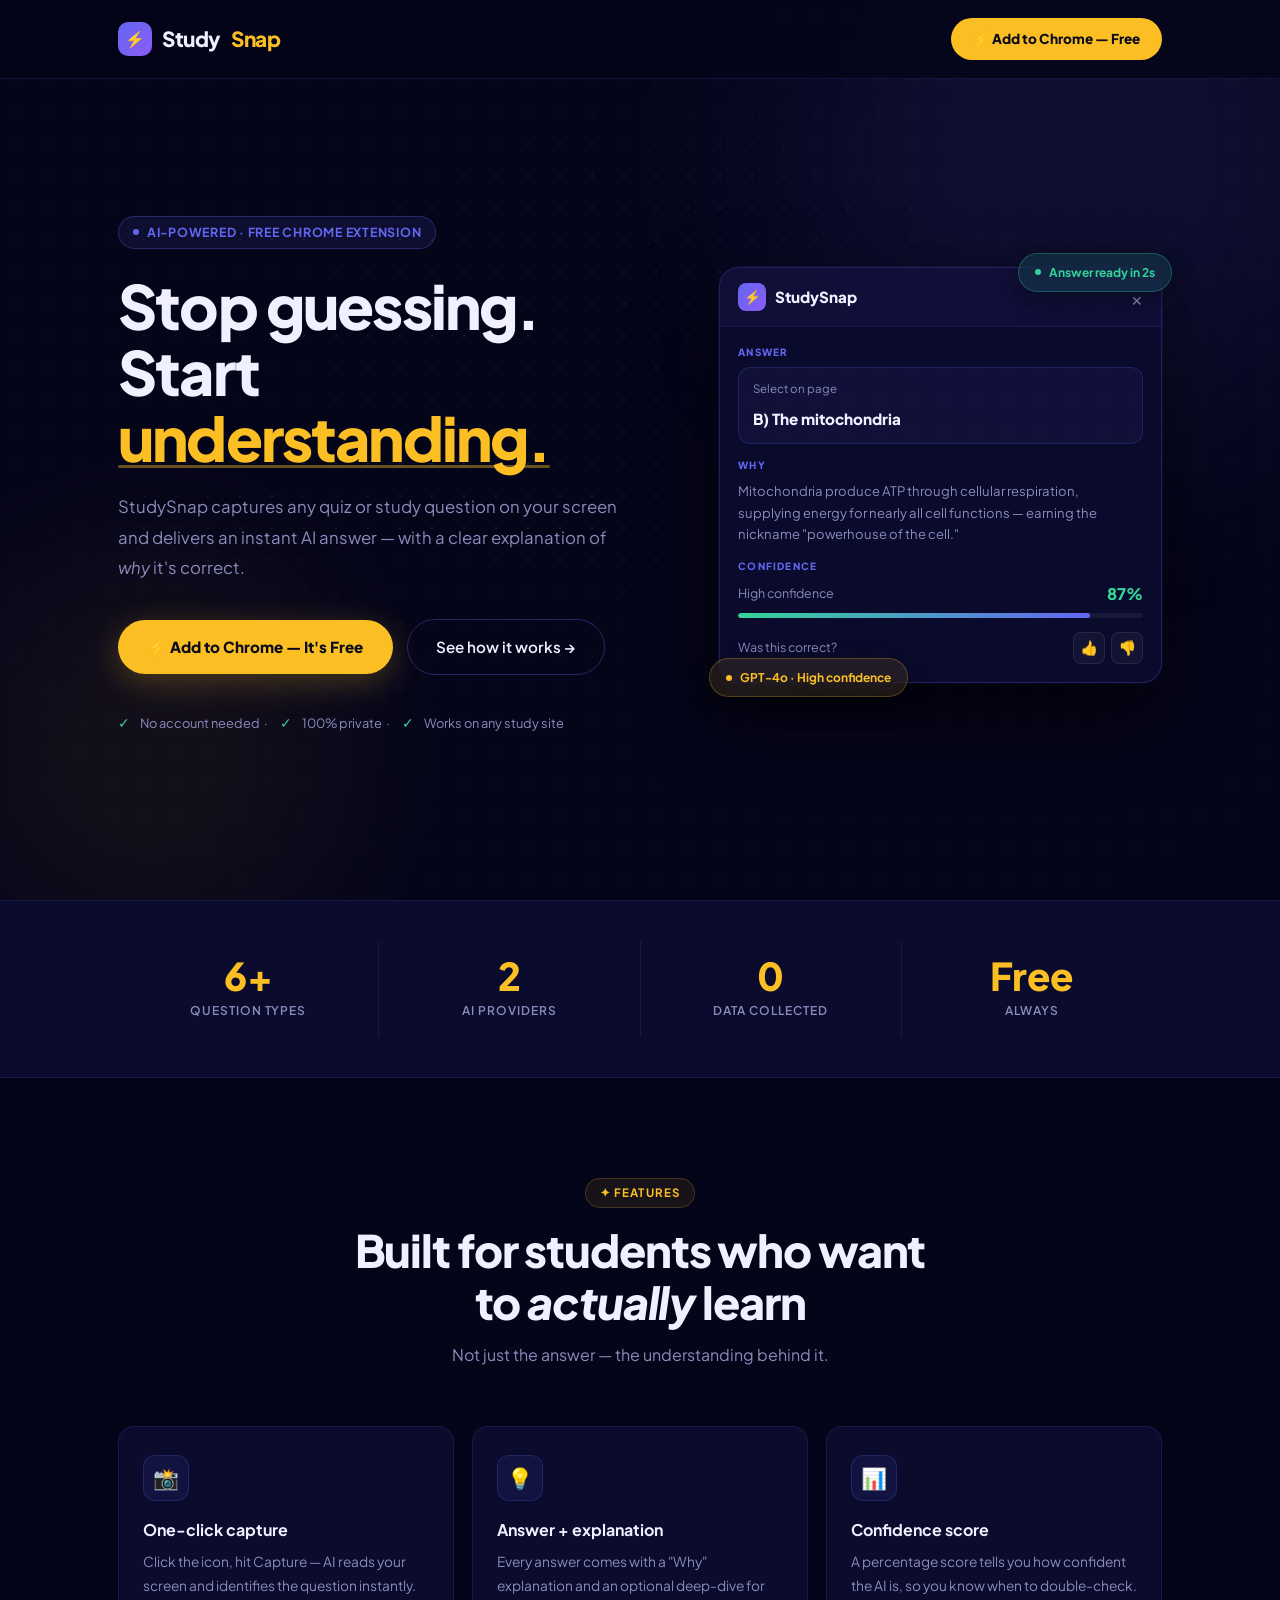
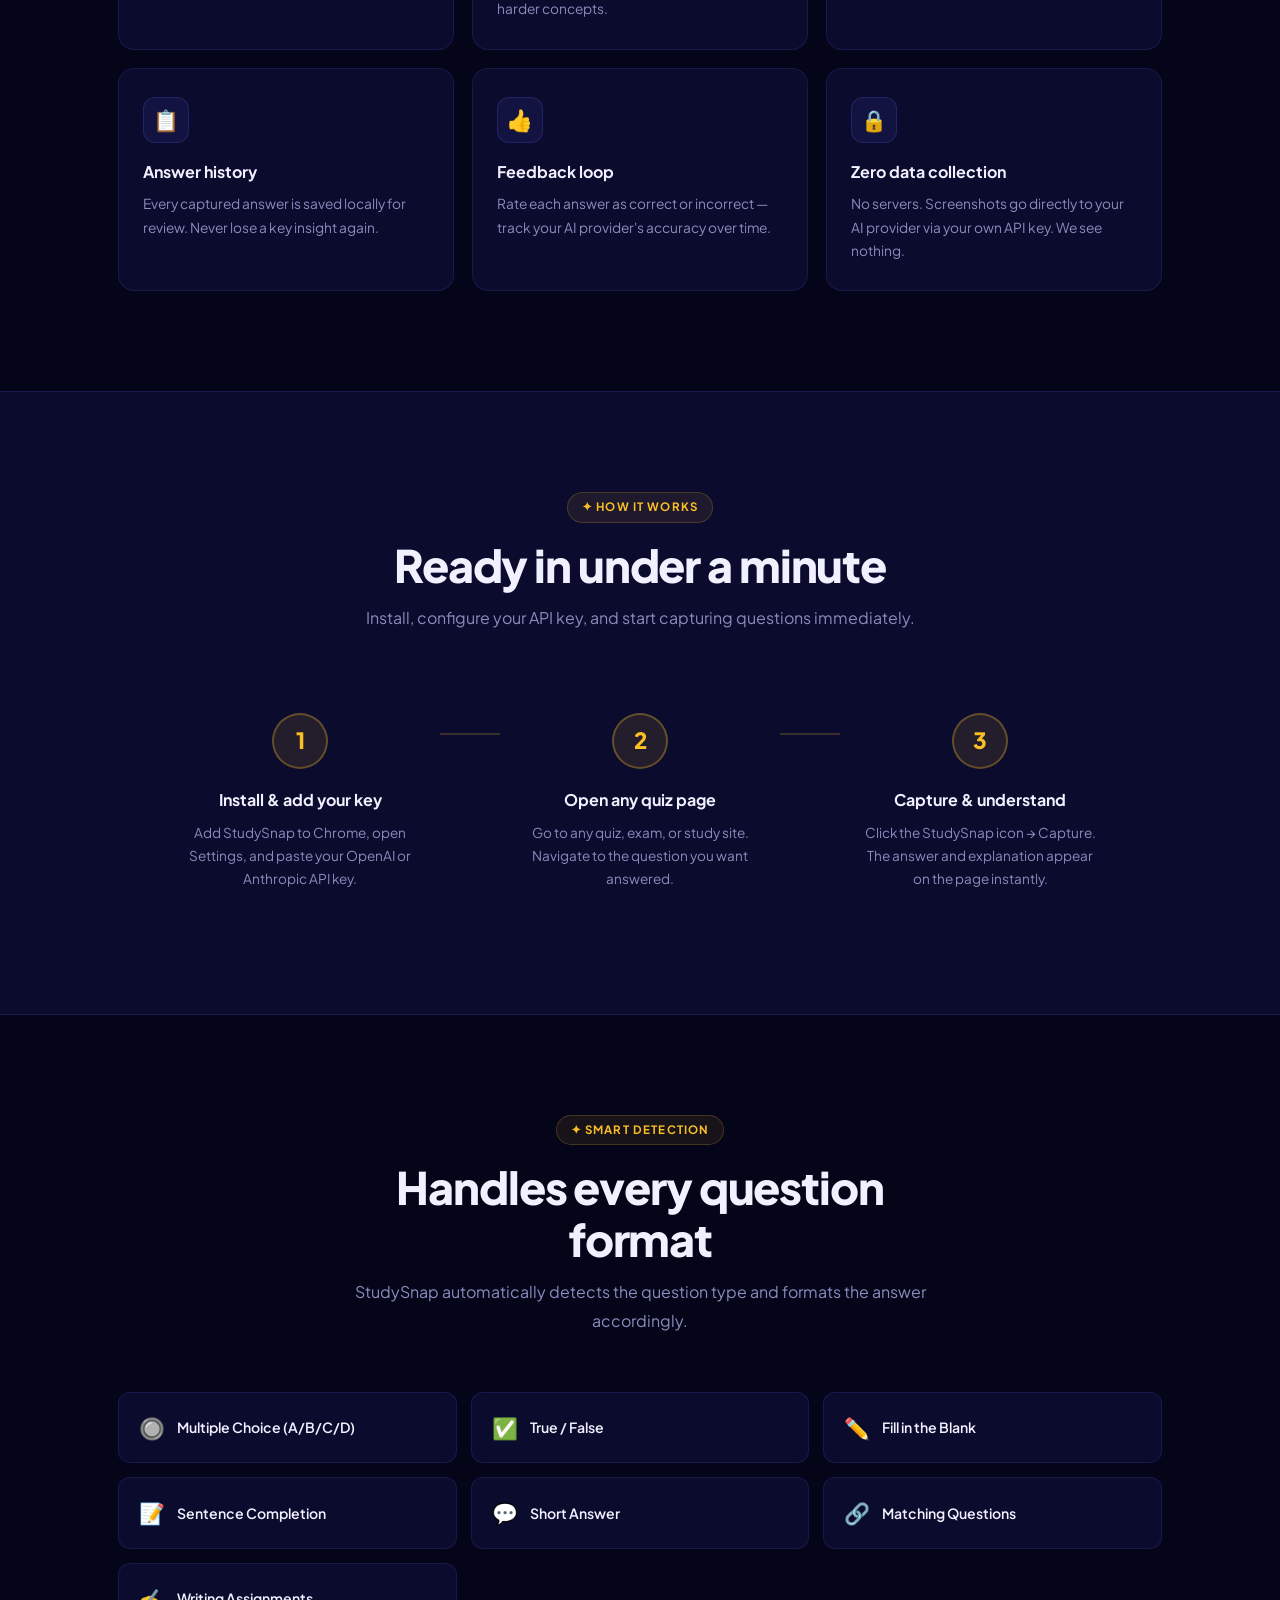
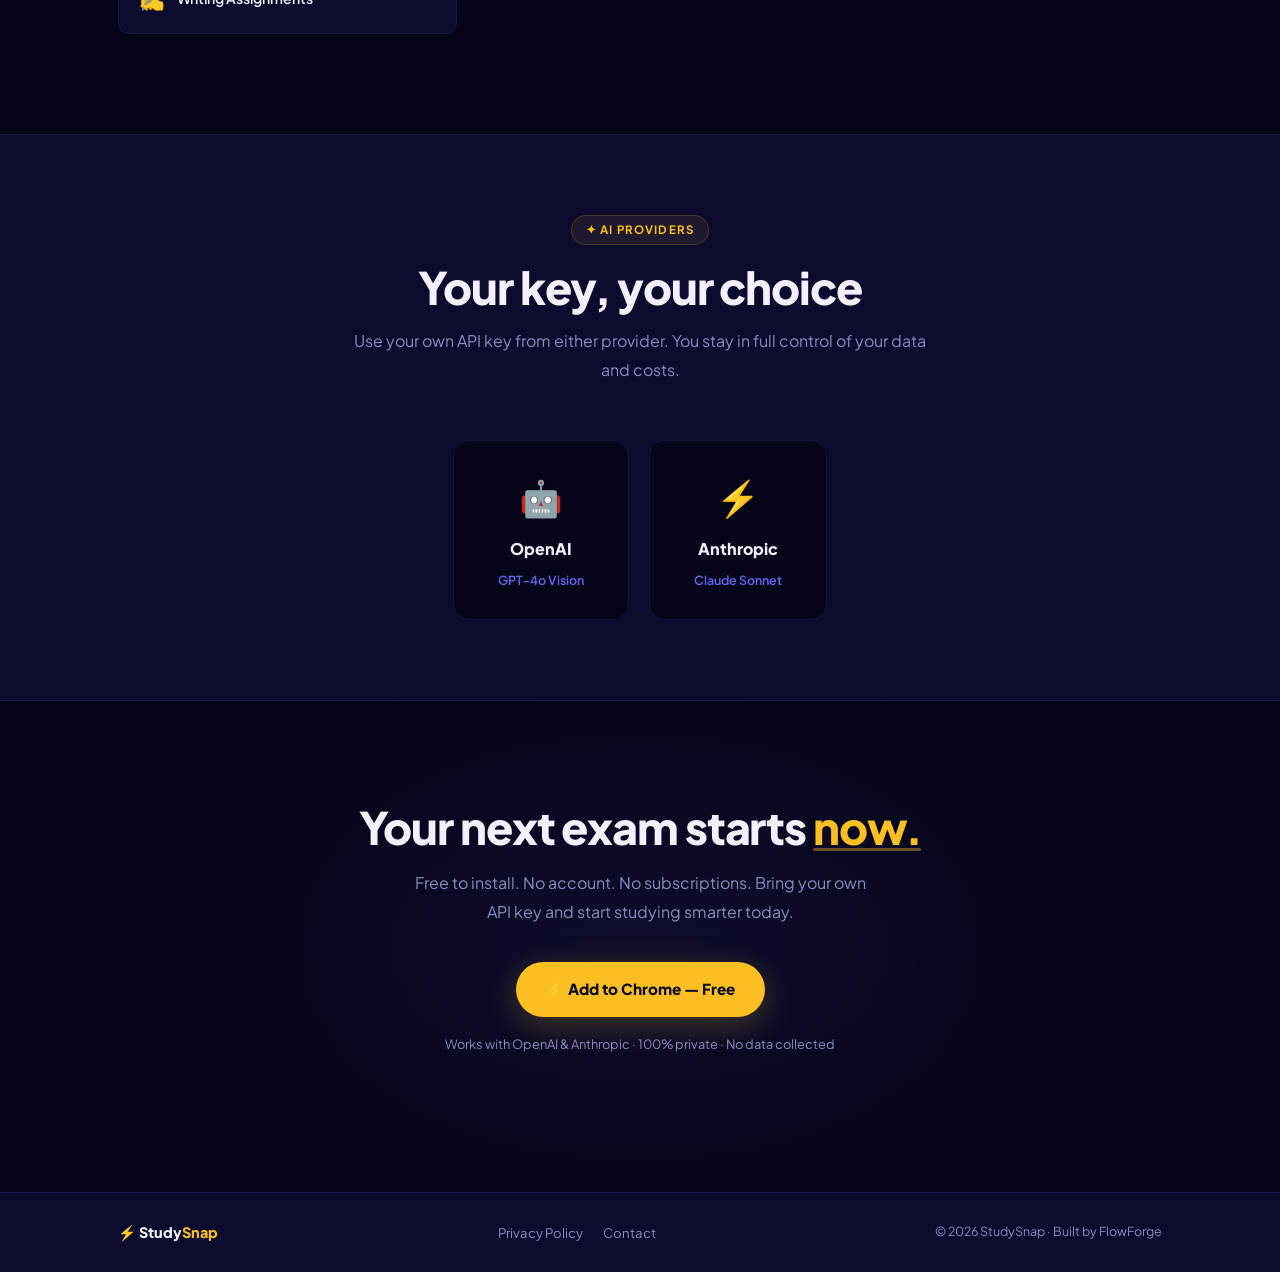
<file: index.html>
<!DOCTYPE html>
<html lang="en">
<head>
  <meta charset="UTF-8">
  <meta name="viewport" content="width=device-width, initial-scale=1.0">
  <title>StudySnap — AI Study Assistant for Chrome</title>
  <meta name="description" content="Capture any quiz or study question and get an instant AI-powered answer with explanation. Works with OpenAI & Anthropic.">
  <link rel="preconnect" href="https://fonts.googleapis.com">
  <link href="https://fonts.googleapis.com/css2?family=Plus+Jakarta+Sans:wght@400;500;600;700;800;900&display=swap" rel="stylesheet">
  <style>
    *, *::before, *::after { box-sizing: border-box; margin: 0; padding: 0; }

    :root {
      --bg:       #05051a;
      --navy:     #0b0b2e;
      --surface:  #10103a;
      --indigo:   #6366f1;
      --violet:   #8b5cf6;
      --yellow:   #fbbf24;
      --yellow-d: #f59e0b;
      --green:    #34d399;
      --text:     #f0f0ff;
      --muted:    #8b8bbd;
      --border:   rgba(99,102,241,0.15);
      --gradient: linear-gradient(135deg, #6366f1, #8b5cf6);
      --grad-y:   linear-gradient(135deg, #fbbf24, #f97316);
      --radius:   16px;
    }

    html { scroll-behavior: smooth; }
    body { font-family: 'Plus Jakarta Sans', sans-serif; background: var(--bg); color: var(--text); overflow-x: hidden; line-height: 1.6; }

    .container { max-width: 1100px; margin: 0 auto; padding: 0 28px; }

    /* NAV */
    nav {
      position: fixed; top: 0; left: 0; right: 0; z-index: 100;
      padding: 18px 0;
      background: rgba(5,5,26,0.9);
      backdrop-filter: blur(20px);
      border-bottom: 1px solid var(--border);
    }
    .nav-inner { display: flex; align-items: center; justify-content: space-between; }
    .logo {
      font-size: 1.3rem; font-weight: 900; color: var(--text);
      text-decoration: none; letter-spacing: -0.02em;
      display: flex; align-items: center; gap: 10px;
    }
    .logo-icon {
      width: 34px; height: 34px; background: var(--gradient);
      border-radius: 10px; display: flex; align-items: center; justify-content: center;
      font-size: 1rem;
    }
    .logo span { color: var(--yellow); }
    .nav-pill {
      display: inline-flex; align-items: center; gap: 8px;
      padding: 10px 22px; background: var(--yellow);
      border-radius: 100px; color: #0a0a1a; font-weight: 800; font-size: 0.85rem;
      text-decoration: none; transition: background 0.2s, transform 0.2s;
    }
    .nav-pill:hover { background: var(--yellow-d); transform: translateY(-1px); }

    /* HERO */
    .hero {
      min-height: 100vh; display: flex; align-items: center;
      padding: 130px 0 80px; position: relative; overflow: hidden;
    }
    .hero-dots {
      position: absolute; inset: 0;
      background-image: radial-gradient(rgba(99,102,241,0.25) 1px, transparent 1px);
      background-size: 32px 32px;
      mask-image: radial-gradient(ellipse 70% 70% at 50% 40%, black 30%, transparent 100%);
    }
    .hero-glow-1 { position: absolute; width: 600px; height: 600px; background: rgba(99,102,241,0.1); border-radius: 50%; filter: blur(100px); top: -150px; right: -100px; pointer-events: none; }
    .hero-glow-2 { position: absolute; width: 400px; height: 400px; background: rgba(251,191,36,0.06); border-radius: 50%; filter: blur(80px); bottom: -50px; left: -50px; pointer-events: none; }

    .hero-inner { position: relative; z-index: 1; display: grid; grid-template-columns: 1.1fr 0.9fr; align-items: center; gap: 60px; }

    .hero-tag {
      display: inline-flex; align-items: center; gap: 8px;
      padding: 6px 14px; border-radius: 100px;
      background: rgba(99,102,241,0.1); border: 1px solid rgba(99,102,241,0.3);
      font-size: 0.78rem; font-weight: 700; color: var(--indigo);
      letter-spacing: 0.06em; text-transform: uppercase; margin-bottom: 24px;
    }
    .tag-dot { width: 6px; height: 6px; background: var(--indigo); border-radius: 50%; animation: blink 2s ease infinite; }
    @keyframes blink { 0%,100%{opacity:1} 50%{opacity:0.2} }

    h1 { font-size: clamp(2.4rem, 5vw, 3.8rem); font-weight: 900; line-height: 1.08; letter-spacing: -0.03em; margin-bottom: 22px; }
    .highlight {
      position: relative; display: inline-block; color: var(--yellow);
    }
    .highlight::after {
      content: ''; position: absolute; bottom: 2px; left: 0; right: 0;
      height: 3px; background: var(--yellow); border-radius: 2px; opacity: 0.4;
    }

    .hero-sub { font-size: 1.05rem; color: var(--muted); line-height: 1.8; margin-bottom: 36px; max-width: 500px; }

    .hero-ctas { display: flex; align-items: center; gap: 14px; flex-wrap: wrap; margin-bottom: 36px; }
    .btn-main {
      display: inline-flex; align-items: center; gap: 9px;
      padding: 15px 30px; background: var(--yellow);
      border-radius: 100px; color: #0a0a1a; font-weight: 800; font-size: 0.95rem;
      text-decoration: none; transition: background 0.2s, transform 0.2s, box-shadow 0.2s;
      box-shadow: 0 8px 32px rgba(251,191,36,0.25);
    }
    .btn-main:hover { background: var(--yellow-d); transform: translateY(-2px); box-shadow: 0 12px 40px rgba(251,191,36,0.35); }
    .btn-sec {
      display: inline-flex; align-items: center; gap: 8px;
      padding: 15px 28px; background: transparent;
      border: 1px solid rgba(99,102,241,0.35); border-radius: 100px;
      color: var(--text); font-weight: 600; font-size: 0.95rem;
      text-decoration: none; transition: border-color 0.2s, background 0.2s;
    }
    .btn-sec:hover { border-color: var(--indigo); background: rgba(99,102,241,0.08); }

    .hero-trust { display: flex; align-items: center; gap: 10px; font-size: 0.8rem; color: var(--muted); }
    .trust-icon { color: var(--green); font-size: 0.9rem; }

    /* OVERLAY MOCK */
    .overlay-mock {
      background: rgba(11,11,46,0.95); border: 1px solid rgba(99,102,241,0.25);
      border-radius: 20px; padding: 0; overflow: hidden;
      box-shadow: 0 32px 80px rgba(0,0,0,0.6), 0 0 0 1px rgba(99,102,241,0.1);
    }
    .om-header {
      display: flex; align-items: center; justify-content: space-between;
      padding: 14px 18px; background: rgba(99,102,241,0.06);
      border-bottom: 1px solid rgba(99,102,241,0.12);
    }
    .om-brand { display: flex; align-items: center; gap: 9px; font-weight: 800; font-size: 0.95rem; }
    .om-brand-dot { width: 28px; height: 28px; background: var(--gradient); border-radius: 8px; display: flex; align-items: center; justify-content: center; font-size: 0.85rem; }
    .om-close { color: var(--muted); font-size: 1.2rem; cursor: pointer; }
    .om-body { padding: 18px; display: flex; flex-direction: column; gap: 14px; }
    .om-section-label { font-size: 0.62rem; font-weight: 800; letter-spacing: 0.12em; text-transform: uppercase; color: var(--indigo); margin-bottom: 6px; }
    .om-answer-box {
      background: rgba(99,102,241,0.07); border: 1px solid rgba(99,102,241,0.2);
      border-radius: 12px; padding: 12px 14px;
    }
    .om-answer-top { display: flex; justify-content: space-between; align-items: center; margin-bottom: 8px; }
    .om-copy-btn {
      font-size: 0.7rem; font-weight: 700; color: var(--indigo);
      background: rgba(99,102,241,0.1); border: 1px solid rgba(99,102,241,0.2);
      border-radius: 100px; padding: 3px 10px; cursor: pointer;
    }
    .om-answer-text { font-weight: 800; font-size: 0.95rem; color: var(--text); }
    .om-why { font-size: 0.82rem; color: var(--muted); line-height: 1.65; }
    .om-conf-row { display: flex; justify-content: space-between; align-items: center; margin-bottom: 7px; }
    .om-conf-num { font-weight: 800; color: var(--green); }
    .om-conf-label { font-size: 0.78rem; color: var(--muted); }
    .om-bar { height: 5px; background: rgba(255,255,255,0.06); border-radius: 100px; overflow: hidden; }
    .om-fill { height: 100%; width: 87%; background: linear-gradient(90deg, var(--green), var(--indigo)); border-radius: 100px; }
    .om-feedback { display: flex; align-items: center; justify-content: space-between; }
    .om-fb-label { font-size: 0.78rem; color: var(--muted); }
    .om-fb-btns { display: flex; gap: 6px; }
    .om-thumb {
      width: 32px; height: 32px; background: rgba(255,255,255,0.04);
      border: 1px solid rgba(255,255,255,0.08); border-radius: 8px;
      display: flex; align-items: center; justify-content: center; font-size: 0.85rem; cursor: pointer;
    }

    /* FLOATING BADGE */
    .hero-badge-wrap { position: relative; }
    .float-badge {
      position: absolute; display: flex; align-items: center; gap: 8px;
      padding: 9px 16px; border-radius: 100px;
      font-size: 0.75rem; font-weight: 700;
      backdrop-filter: blur(12px); box-shadow: 0 8px 24px rgba(0,0,0,0.4);
      white-space: nowrap;
    }
    .fb-top { top: -14px; right: -10px; background: rgba(52,211,153,0.12); border: 1px solid rgba(52,211,153,0.3); color: var(--green); }
    .fb-bot { bottom: -14px; left: -10px; background: rgba(251,191,36,0.1); border: 1px solid rgba(251,191,36,0.25); color: var(--yellow); }
    .fb-dot { width: 6px; height: 6px; border-radius: 50%; animation: blink 1.5s ease infinite; }

    /* STATS */
    .stats { background: var(--navy); border-top: 1px solid var(--border); border-bottom: 1px solid var(--border); padding: 40px 0; }
    .stats-inner { display: flex; justify-content: center; align-items: stretch; }
    .stat { flex: 1; min-width: 130px; text-align: center; padding: 16px 20px; }
    .stat-num { font-size: 2.4rem; font-weight: 900; color: var(--yellow); line-height: 1; }
    .stat-label { font-size: 0.75rem; font-weight: 600; color: var(--muted); text-transform: uppercase; letter-spacing: 0.08em; margin-top: 6px; }
    .stat-div { width: 1px; background: var(--border); flex-shrink: 0; align-self: stretch; }

    /* FEATURES */
    .section { padding: 100px 0; }
    .section-tag {
      display: inline-flex; align-items: center; gap: 7px;
      padding: 5px 14px; background: rgba(251,191,36,0.08);
      border: 1px solid rgba(251,191,36,0.2); border-radius: 100px;
      font-size: 0.72rem; font-weight: 700; color: var(--yellow);
      letter-spacing: 0.1em; text-transform: uppercase; margin-bottom: 16px;
    }
    .section-header { text-align: center; max-width: 580px; margin: 0 auto 56px; }
    h2 { font-size: clamp(1.9rem, 4vw, 2.8rem); font-weight: 900; letter-spacing: -0.025em; line-height: 1.15; margin-bottom: 14px; }
    .section-header p { color: var(--muted); font-size: 1rem; line-height: 1.8; }

    .features-grid { display: grid; grid-template-columns: repeat(3, 1fr); gap: 18px; }
    .feat {
      background: var(--navy); border: 1px solid var(--border);
      border-radius: var(--radius); padding: 28px 24px;
      transition: border-color 0.3s, transform 0.3s;
      position: relative; overflow: hidden;
    }
    .feat::before {
      content: ''; position: absolute; top: 0; left: 0; right: 0; height: 2px;
      background: var(--gradient); opacity: 0; transition: opacity 0.3s;
    }
    .feat:hover { border-color: rgba(99,102,241,0.4); transform: translateY(-4px); }
    .feat:hover::before { opacity: 1; }
    .feat-icon {
      width: 46px; height: 46px; border-radius: 12px;
      background: rgba(99,102,241,0.1); border: 1px solid rgba(99,102,241,0.2);
      display: flex; align-items: center; justify-content: center;
      font-size: 1.3rem; margin-bottom: 16px;
    }
    .feat h3 { font-size: 1rem; font-weight: 700; margin-bottom: 8px; }
    .feat p { font-size: 0.86rem; color: var(--muted); line-height: 1.7; }

    /* HOW IT WORKS */
    .how-section {
      background: var(--navy); border-top: 1px solid var(--border); border-bottom: 1px solid var(--border);
      padding: 100px 0;
    }
    .steps { display: flex; align-items: flex-start; justify-content: center; }
    .step { flex: 1; max-width: 280px; text-align: center; padding: 24px 20px; }
    .step-num-wrap {
      width: 56px; height: 56px; border-radius: 50%;
      background: rgba(251,191,36,0.1); border: 2px solid rgba(251,191,36,0.3);
      display: flex; align-items: center; justify-content: center;
      font-size: 1.4rem; font-weight: 900; color: var(--yellow);
      margin: 0 auto 18px;
    }
    .step h3 { font-size: 1rem; font-weight: 700; margin-bottom: 8px; }
    .step p { font-size: 0.85rem; color: var(--muted); line-height: 1.7; }
    .step-line { flex-shrink: 0; height: 2px; width: 60px; background: rgba(251,191,36,0.2); margin-top: 44px; }

    /* QUESTION TYPES */
    .types-section { padding: 100px 0; }
    .types-grid { display: grid; grid-template-columns: repeat(3, 1fr); gap: 14px; margin-top: 48px; }
    .type-chip {
      background: var(--navy); border: 1px solid var(--border);
      border-radius: 12px; padding: 18px 20px;
      display: flex; align-items: center; gap: 12px;
      font-size: 0.88rem; font-weight: 600; color: var(--text);
      transition: border-color 0.3s;
    }
    .type-chip:hover { border-color: rgba(99,102,241,0.4); }
    .type-chip-icon { font-size: 1.3rem; }

    /* PROVIDERS */
    .providers-section { background: var(--navy); border-top: 1px solid var(--border); border-bottom: 1px solid var(--border); padding: 80px 0; text-align: center; }
    .provider-row { display: flex; justify-content: center; gap: 20px; margin-top: 40px; flex-wrap: wrap; }
    .prov-card {
      background: var(--bg); border: 1px solid var(--border);
      border-radius: var(--radius); padding: 28px 44px;
      display: flex; flex-direction: column; align-items: center; gap: 10px;
      transition: border-color 0.3s, transform 0.3s;
    }
    .prov-card:hover { border-color: rgba(99,102,241,0.4); transform: translateY(-3px); }
    .prov-icon { font-size: 2.2rem; }
    .prov-name { font-weight: 800; }
    .prov-model { font-size: 0.78rem; font-weight: 600; color: var(--indigo); }

    /* CTA */
    .cta-section { padding: 100px 0; text-align: center; position: relative; overflow: hidden; }
    .cta-glow { position: absolute; width: 600px; height: 300px; background: rgba(99,102,241,0.08); border-radius: 50%; filter: blur(80px); top: 50%; left: 50%; transform: translate(-50%,-50%); pointer-events: none; }
    .cta-section h2 { position: relative; z-index: 1; }
    .cta-section p { color: var(--muted); margin: 16px auto 36px; max-width: 460px; line-height: 1.8; position: relative; z-index: 1; }
    .cta-btns { display: flex; justify-content: center; gap: 14px; flex-wrap: wrap; position: relative; z-index: 1; }
    .cta-note { font-size: 0.8rem; color: var(--muted); margin-top: 16px; position: relative; z-index: 1; }

    /* FOOTER */
    footer { border-top: 1px solid var(--border); padding: 28px 0; background: var(--navy); }
    .footer-inner { display: flex; align-items: center; justify-content: space-between; flex-wrap: wrap; gap: 12px; }
    .footer-logo { font-weight: 800; font-size: 0.9rem; color: var(--text); text-decoration: none; }
    .footer-logo span { color: var(--yellow); }
    .footer-links { display: flex; gap: 20px; }
    .footer-links a { font-size: 0.82rem; color: var(--muted); text-decoration: none; transition: color 0.2s; }
    .footer-links a:hover { color: var(--text); }
    .footer-copy { font-size: 0.78rem; color: var(--muted); }

    /* RESPONSIVE */
    @media (max-width: 900px) {
      .hero-inner { grid-template-columns: 1fr; }
      .overlay-mock { display: none; }
      .features-grid { grid-template-columns: repeat(2, 1fr); }
      .types-grid { grid-template-columns: repeat(2, 1fr); }
    }
    @media (max-width: 580px) {
      .features-grid { grid-template-columns: 1fr; }
      .types-grid { grid-template-columns: 1fr; }
      .steps { flex-direction: column; align-items: center; }
      .step-line { width: 2px; height: 32px; margin-top: 0; }
      .stats-inner { display: grid; grid-template-columns: 1fr 1fr; }
      .stat-div { display: none; }
      .footer-inner { flex-direction: column; text-align: center; }
      .footer-links { justify-content: center; }
    }
  </style>
</head>
<body>

  <!-- NAV -->
  <nav>
    <div class="container nav-inner">
      <a href="#" class="logo">
        <div class="logo-icon">⚡</div>
        Study<span>Snap</span>
      </a>
      <a href="https://chromewebstore.google.com/detail/studysnap/kodcbfiiefldhepmmjloifofmokhdekf" class="nav-pill">⚡ Add to Chrome — Free</a>
    </div>
  </nav>

  <!-- HERO -->
  <section class="hero">
    <div class="hero-dots"></div>
    <div class="hero-glow-1"></div>
    <div class="hero-glow-2"></div>
    <div class="container hero-inner">
      <div>
        <div class="hero-tag"><span class="tag-dot"></span> AI-Powered · Free Chrome Extension</div>
        <h1>Stop guessing.<br>Start <span class="highlight">understanding.</span></h1>
        <p class="hero-sub">StudySnap captures any quiz or study question on your screen and delivers an instant AI answer — with a clear explanation of <em>why</em> it's correct.</p>
        <div class="hero-ctas">
          <a href="https://chromewebstore.google.com/detail/studysnap/kodcbfiiefldhepmmjloifofmokhdekf" class="btn-main">⚡ Add to Chrome — It's Free</a>
          <a href="#how" class="btn-sec">See how it works →</a>
        </div>
        <div class="hero-trust">
          <span class="trust-icon">✓</span> No account needed &nbsp;·&nbsp;
          <span class="trust-icon">✓</span> 100% private &nbsp;·&nbsp;
          <span class="trust-icon">✓</span> Works on any study site
        </div>
      </div>

      <!-- OVERLAY MOCK -->
      <div class="hero-badge-wrap">
        <div class="float-badge fb-top"><span class="fb-dot" style="background:var(--green)"></span> Answer ready in 2s</div>
        <div class="overlay-mock">
          <div class="om-header">
            <div class="om-brand">
              <div class="om-brand-dot">⚡</div>
              StudySnap
            </div>
            <span class="om-close">×</span>
          </div>
          <div class="om-body">
            <div>
              <div class="om-section-label">Answer</div>
              <div class="om-answer-box">
                <div class="om-answer-top">
                  <span style="font-size:0.72rem;color:var(--muted)">Select on page</span>
                </div>
                <div class="om-answer-text">B) The mitochondria</div>
              </div>
            </div>
            <div>
              <div class="om-section-label">Why</div>
              <div class="om-why">Mitochondria produce ATP through cellular respiration, supplying energy for nearly all cell functions — earning the nickname "powerhouse of the cell."</div>
            </div>
            <div>
              <div class="om-section-label">Confidence</div>
              <div class="om-conf-row">
                <span class="om-conf-label">High confidence</span>
                <span class="om-conf-num">87%</span>
              </div>
              <div class="om-bar"><div class="om-fill"></div></div>
            </div>
            <div class="om-feedback">
              <span class="om-fb-label">Was this correct?</span>
              <div class="om-fb-btns">
                <div class="om-thumb">👍</div>
                <div class="om-thumb">👎</div>
              </div>
            </div>
          </div>
        </div>
        <div class="float-badge fb-bot"><span class="fb-dot" style="background:var(--yellow)"></span> GPT-4o · High confidence</div>
      </div>
    </div>
  </section>

  <!-- STATS -->
  <div class="stats">
    <div class="container stats-inner">
      <div class="stat"><div class="stat-num">6+</div><div class="stat-label">Question Types</div></div>
      <div class="stat-div"></div>
      <div class="stat"><div class="stat-num">2</div><div class="stat-label">AI Providers</div></div>
      <div class="stat-div"></div>
      <div class="stat"><div class="stat-num">0</div><div class="stat-label">Data Collected</div></div>
      <div class="stat-div"></div>
      <div class="stat"><div class="stat-num">Free</div><div class="stat-label">Always</div></div>
    </div>
  </div>

  <!-- FEATURES -->
  <section class="section">
    <div class="container">
      <div class="section-header">
        <div class="section-tag">✦ Features</div>
        <h2>Built for students who want to <em>actually</em> learn</h2>
        <p>Not just the answer — the understanding behind it.</p>
      </div>
      <div class="features-grid">
        <div class="feat">
          <div class="feat-icon">📸</div>
          <h3>One-click capture</h3>
          <p>Click the icon, hit Capture — AI reads your screen and identifies the question instantly.</p>
        </div>
        <div class="feat">
          <div class="feat-icon">💡</div>
          <h3>Answer + explanation</h3>
          <p>Every answer comes with a "Why" explanation and an optional deep-dive for harder concepts.</p>
        </div>
        <div class="feat">
          <div class="feat-icon">📊</div>
          <h3>Confidence score</h3>
          <p>A percentage score tells you how confident the AI is, so you know when to double-check.</p>
        </div>
        <div class="feat">
          <div class="feat-icon">📋</div>
          <h3>Answer history</h3>
          <p>Every captured answer is saved locally for review. Never lose a key insight again.</p>
        </div>
        <div class="feat">
          <div class="feat-icon">👍</div>
          <h3>Feedback loop</h3>
          <p>Rate each answer as correct or incorrect — track your AI provider's accuracy over time.</p>
        </div>
        <div class="feat">
          <div class="feat-icon">🔒</div>
          <h3>Zero data collection</h3>
          <p>No servers. Screenshots go directly to your AI provider via your own API key. We see nothing.</p>
        </div>
      </div>
    </div>
  </section>

  <!-- HOW IT WORKS -->
  <section class="how-section" id="how">
    <div class="container">
      <div class="section-header">
        <div class="section-tag">✦ How it works</div>
        <h2>Ready in under a minute</h2>
        <p>Install, configure your API key, and start capturing questions immediately.</p>
      </div>
      <div class="steps">
        <div class="step">
          <div class="step-num-wrap">1</div>
          <h3>Install & add your key</h3>
          <p>Add StudySnap to Chrome, open Settings, and paste your OpenAI or Anthropic API key.</p>
        </div>
        <div class="step-line"></div>
        <div class="step">
          <div class="step-num-wrap">2</div>
          <h3>Open any quiz page</h3>
          <p>Go to any quiz, exam, or study site. Navigate to the question you want answered.</p>
        </div>
        <div class="step-line"></div>
        <div class="step">
          <div class="step-num-wrap">3</div>
          <h3>Capture & understand</h3>
          <p>Click the StudySnap icon → Capture. The answer and explanation appear on the page instantly.</p>
        </div>
      </div>
    </div>
  </section>

  <!-- QUESTION TYPES -->
  <section class="types-section">
    <div class="container">
      <div class="section-header">
        <div class="section-tag">✦ Smart detection</div>
        <h2>Handles every question format</h2>
        <p>StudySnap automatically detects the question type and formats the answer accordingly.</p>
      </div>
      <div class="types-grid">
        <div class="type-chip"><span class="type-chip-icon">🔘</span> Multiple Choice (A/B/C/D)</div>
        <div class="type-chip"><span class="type-chip-icon">✅</span> True / False</div>
        <div class="type-chip"><span class="type-chip-icon">✏️</span> Fill in the Blank</div>
        <div class="type-chip"><span class="type-chip-icon">📝</span> Sentence Completion</div>
        <div class="type-chip"><span class="type-chip-icon">💬</span> Short Answer</div>
        <div class="type-chip"><span class="type-chip-icon">🔗</span> Matching Questions</div>
        <div class="type-chip"><span class="type-chip-icon">✍️</span> Writing Assignments</div>
      </div>
    </div>
  </section>

  <!-- PROVIDERS -->
  <section class="providers-section">
    <div class="container">
      <div class="section-header">
        <div class="section-tag">✦ AI Providers</div>
        <h2>Your key, your choice</h2>
        <p>Use your own API key from either provider. You stay in full control of your data and costs.</p>
      </div>
      <div class="provider-row">
        <div class="prov-card">
          <div class="prov-icon">🤖</div>
          <div class="prov-name">OpenAI</div>
          <div class="prov-model">GPT-4o Vision</div>
        </div>
        <div class="prov-card">
          <div class="prov-icon">⚡</div>
          <div class="prov-name">Anthropic</div>
          <div class="prov-model">Claude Sonnet</div>
        </div>
      </div>
    </div>
  </section>

  <!-- CTA -->
  <section class="cta-section">
    <div class="cta-glow"></div>
    <div class="container">
      <h2>Your next exam starts <span class="highlight">now.</span></h2>
      <p>Free to install. No account. No subscriptions. Bring your own API key and start studying smarter today.</p>
      <div class="cta-btns">
        <a href="https://chromewebstore.google.com/detail/studysnap/kodcbfiiefldhepmmjloifofmokhdekf" class="btn-main">⚡ Add to Chrome — Free</a>
      </div>
      <p class="cta-note">Works with OpenAI & Anthropic · 100% private · No data collected</p>
    </div>
  </section>

  <!-- FOOTER -->
  <footer>
    <div class="container footer-inner">
      <a href="#" class="footer-logo">⚡ Study<span>Snap</span></a>
      <div class="footer-links">
        <a href="privacy.html">Privacy Policy</a>
        <a href="mailto:reynolrojasv@gmail.com">Contact</a>
      </div>
      <span class="footer-copy">© 2026 StudySnap · Built by FlowForge</span>
    </div>
  </footer>

</body>
</html>
</file>
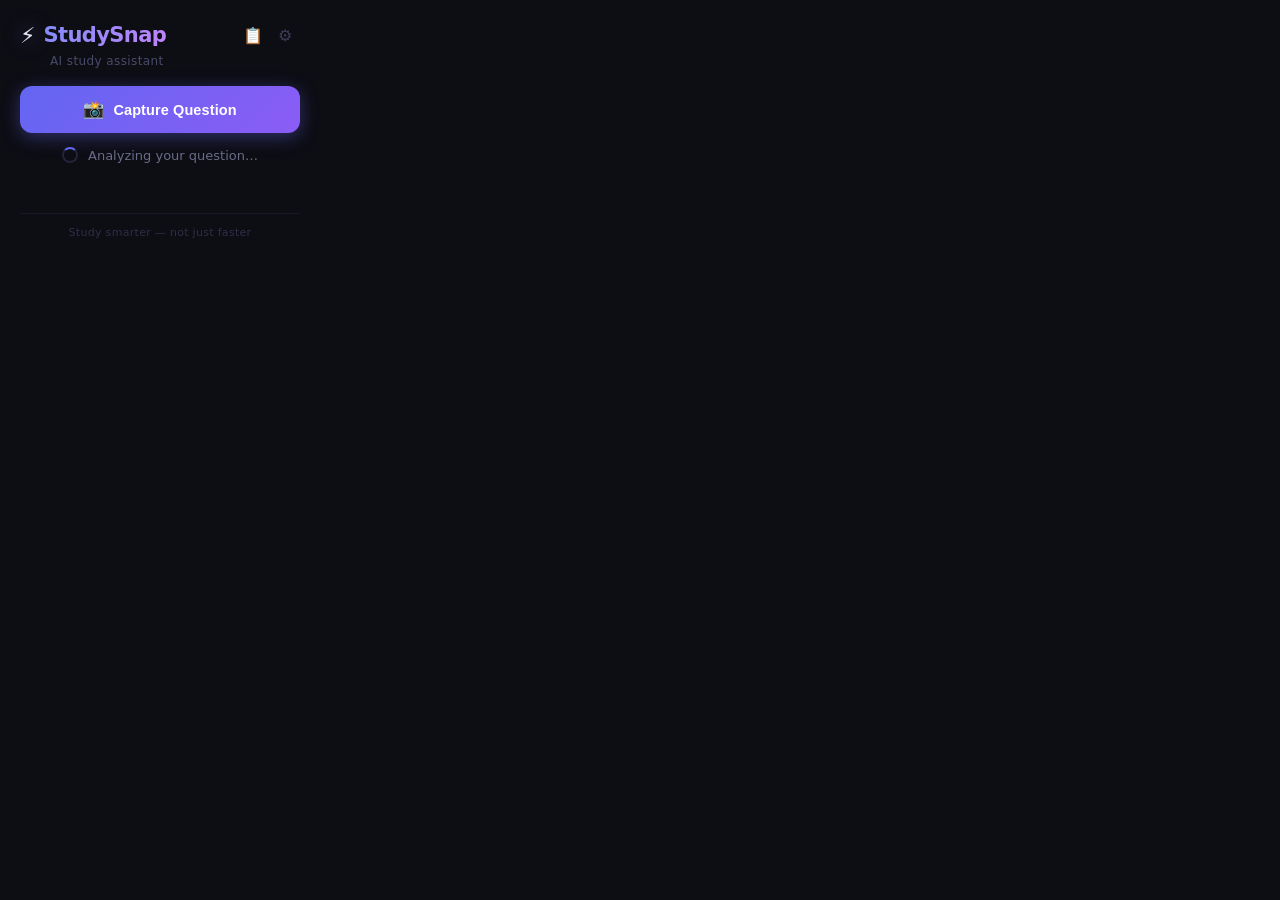
<file: popup.html>
<!DOCTYPE html>
<html lang="en">
<head>
  <meta charset="UTF-8" />
  <meta name="viewport" content="width=device-width, initial-scale=1.0" />
  <title>StudySnap</title>
  <link rel="stylesheet" href="popup.css" />
</head>
<body>

  <!-- ════════════════════════════════════════
       VIEW 1 — Main
       ════════════════════════════════════════ -->
  <div id="viewMain" class="view">
    <div class="app">

      <div class="header">
        <div class="header-row">
          <div class="logo">
            <span class="logo-icon">⚡</span>
            <span class="logo-text">StudySnap</span>
          </div>
          <div class="header-actions">
            <button class="icon-btn" id="historyBtn" title="Answer history">📋</button>
            <button class="icon-btn" id="gearBtn"    title="Settings">⚙</button>
          </div>
        </div>
        <p class="subtitle">AI study assistant</p>
      </div>

      <div class="main">
        <button class="capture-btn" id="captureBtn">
          <span class="btn-icon">📸</span>
          <span class="btn-text">Capture Question</span>
        </button>

        <div class="loading" id="loading" hidden>
          <div class="spinner"></div>
          <span>Analyzing your question…</span>
        </div>

        <p class="status" id="status"></p>
      </div>

      <div class="footer">Study smarter — not just faster</div>
    </div>
  </div>

  <!-- ════════════════════════════════════════
       VIEW 2 — History
       ════════════════════════════════════════ -->
  <div id="viewHistory" class="view" hidden>
    <div class="app">

      <div class="header">
        <div class="header-row">
          <button class="icon-btn back-btn" id="historyBackBtn" title="Back">←</button>
          <span class="settings-title">Answer History</span>
          <button class="clear-btn" id="clearHistoryBtn" title="Clear all history">🗑</button>
        </div>
      </div>

      <div class="history-body" id="historyList">
        <!-- populated by JS -->
      </div>

    </div>
  </div>

  <!-- ════════════════════════════════════════
       VIEW 3 — Settings
       ════════════════════════════════════════ -->
  <div id="viewSettings" class="view" hidden>
    <div class="app">

      <div class="header">
        <div class="header-row">
          <button class="icon-btn back-btn" id="backBtn" title="Back">←</button>
          <span class="settings-title">Settings</span>
          <span class="logo-icon-sm">⚡</span>
        </div>
      </div>

      <div class="settings-body">

        <div class="field-group">
          <label class="field-label" for="providerSelect">AI Provider</label>
          <div class="select-wrap">
            <select id="providerSelect" class="field-select">
              <option value="openai">OpenAI — GPT-4o</option>
              <option value="anthropic">Anthropic — Claude</option>
            </select>
            <span class="select-arrow" aria-hidden="true">▾</span>
          </div>
        </div>

        <div class="field-group">
          <div class="field-label-row">
            <label class="field-label" for="apiKeyInput">API Key</label>
            <span class="key-badge" id="keySavedBadge" hidden>✓ Saved</span>
          </div>
          <div class="key-field">
            <input
              type="password"
              id="apiKeyInput"
              class="field-input key-input"
              autocomplete="off"
              spellcheck="false"
              placeholder="Paste your API key here"
            />
            <button class="toggle-vis-btn" id="toggleVisBtn">Show</button>
          </div>
          <p class="field-hint">Stored on this device only — never sent anywhere except the AI provider.</p>
        </div>

        <button class="save-btn" id="saveBtn">Save Settings</button>
        <p class="settings-status" id="settingsStatus"></p>

        <div class="help-links">
          <p class="help-title">Get your API key:</p>
          <a class="help-link" href="https://platform.openai.com/api-keys" target="_blank" rel="noopener">
            ↗ OpenAI — platform.openai.com/api-keys
          </a>
          <a class="help-link" href="https://console.anthropic.com/settings/keys" target="_blank" rel="noopener">
            ↗ Anthropic — console.anthropic.com
          </a>
        </div>

      </div>
    </div>
  </div>

  <script src="utils.js"></script>
  <script src="popup.js"></script>
</body>
</html>
</file>
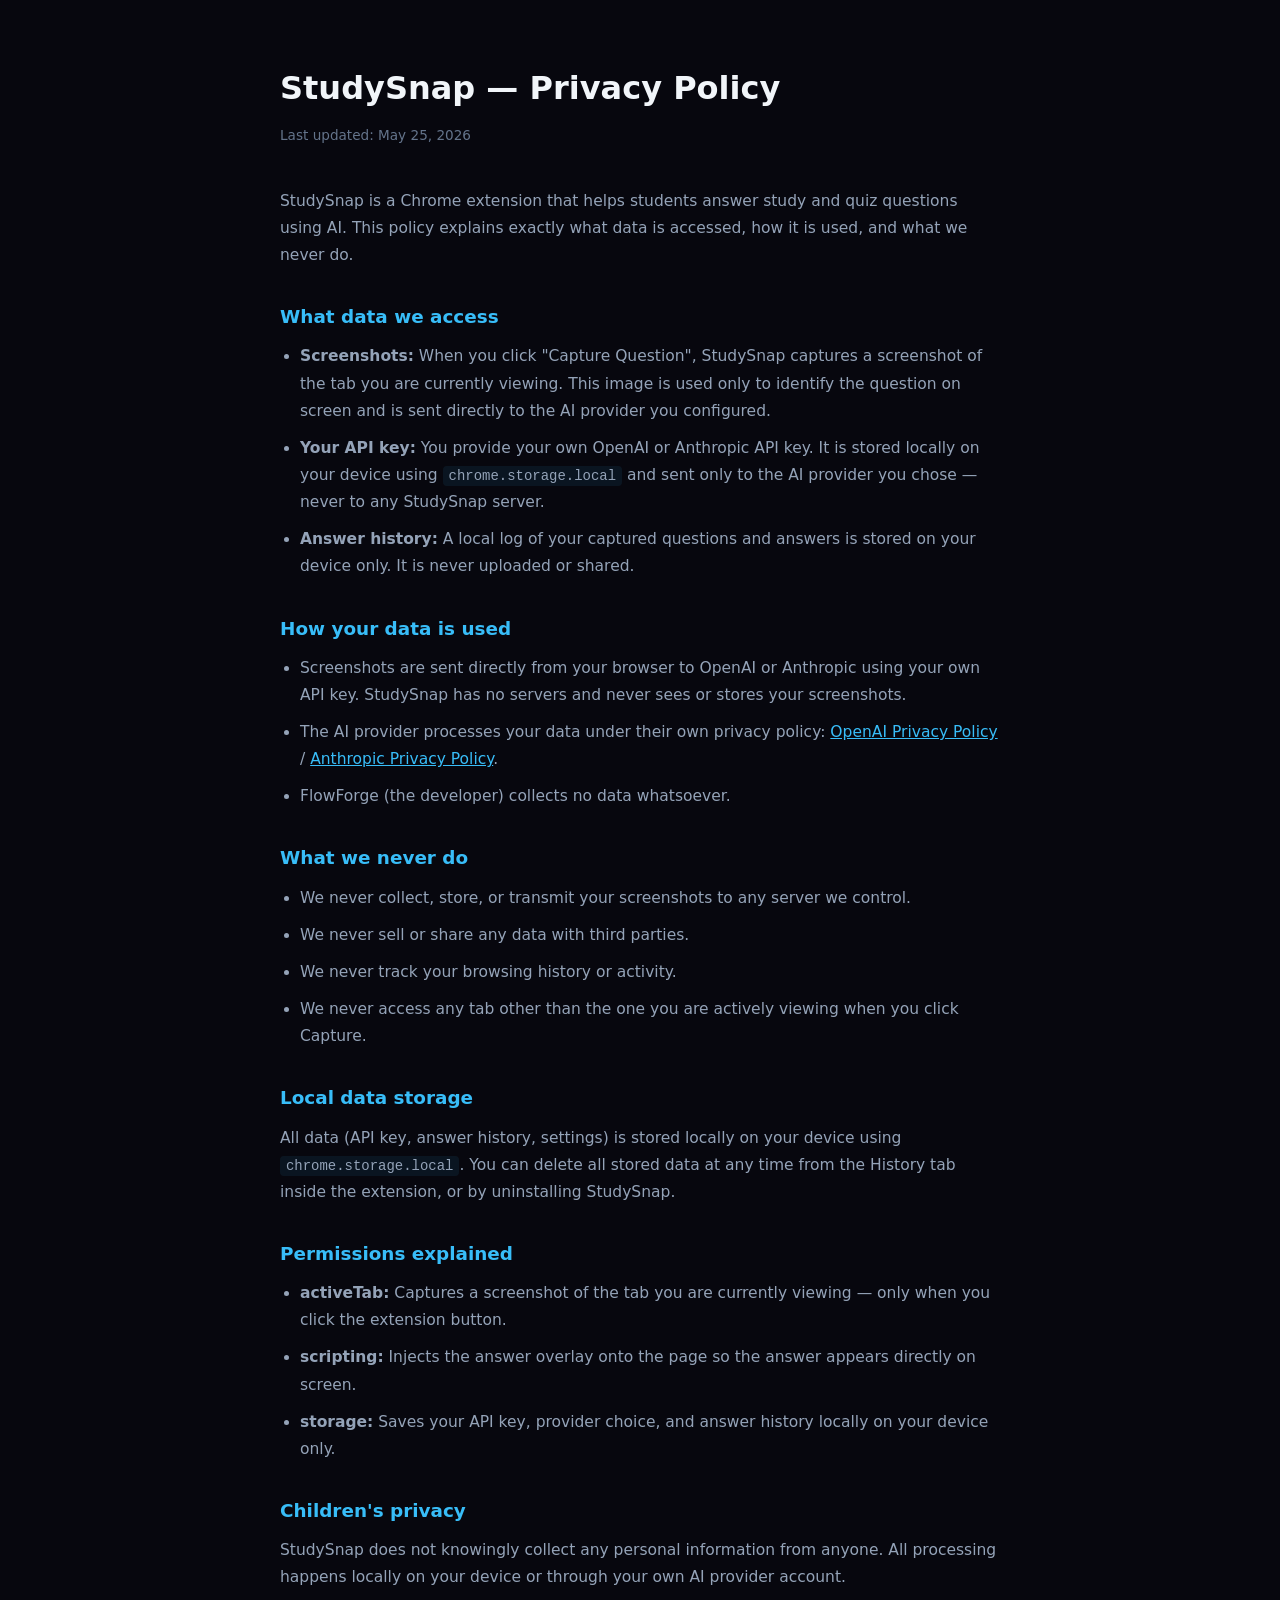
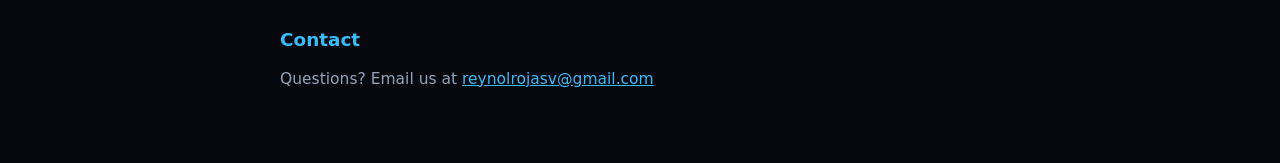
<file: privacy.html>
<!DOCTYPE html>
<html lang="en">
<head>
  <meta charset="UTF-8">
  <meta name="viewport" content="width=device-width, initial-scale=1.0">
  <title>StudySnap — Privacy Policy</title>
  <style>
    *, *::before, *::after { box-sizing: border-box; margin: 0; padding: 0; }
    body {
      font-family: 'Segoe UI', system-ui, sans-serif;
      background: #07070e;
      color: #f1f5f9;
      line-height: 1.75;
      padding: 60px 24px;
    }
    .wrap { max-width: 720px; margin: 0 auto; }
    h1 { font-size: 2rem; font-weight: 800; margin-bottom: 8px; }
    h2 { font-size: 1.15rem; font-weight: 700; margin: 32px 0 10px; color: #38bdf8; }
    p, li { color: #94a3b8; font-size: 0.97rem; margin-bottom: 10px; }
    ul { padding-left: 20px; margin-bottom: 10px; }
    .meta { color: #64748b; font-size: 0.85rem; margin-bottom: 40px; }
    a { color: #38bdf8; }
    code { background: rgba(56,189,248,0.08); padding: 2px 6px; border-radius: 4px; font-size: 0.9em; }
  </style>
</head>
<body>
  <div class="wrap">
    <h1>StudySnap — Privacy Policy</h1>
    <p class="meta">Last updated: May 25, 2026</p>

    <p>StudySnap is a Chrome extension that helps students answer study and quiz questions using AI. This policy explains exactly what data is accessed, how it is used, and what we never do.</p>

    <h2>What data we access</h2>
    <ul>
      <li><strong>Screenshots:</strong> When you click "Capture Question", StudySnap captures a screenshot of the tab you are currently viewing. This image is used only to identify the question on screen and is sent directly to the AI provider you configured.</li>
      <li><strong>Your API key:</strong> You provide your own OpenAI or Anthropic API key. It is stored locally on your device using <code>chrome.storage.local</code> and sent only to the AI provider you chose — never to any StudySnap server.</li>
      <li><strong>Answer history:</strong> A local log of your captured questions and answers is stored on your device only. It is never uploaded or shared.</li>
    </ul>

    <h2>How your data is used</h2>
    <ul>
      <li>Screenshots are sent directly from your browser to OpenAI or Anthropic using your own API key. StudySnap has no servers and never sees or stores your screenshots.</li>
      <li>The AI provider processes your data under their own privacy policy: <a href="https://openai.com/privacy" target="_blank">OpenAI Privacy Policy</a> / <a href="https://www.anthropic.com/privacy" target="_blank">Anthropic Privacy Policy</a>.</li>
      <li>FlowForge (the developer) collects no data whatsoever.</li>
    </ul>

    <h2>What we never do</h2>
    <ul>
      <li>We never collect, store, or transmit your screenshots to any server we control.</li>
      <li>We never sell or share any data with third parties.</li>
      <li>We never track your browsing history or activity.</li>
      <li>We never access any tab other than the one you are actively viewing when you click Capture.</li>
    </ul>

    <h2>Local data storage</h2>
    <p>All data (API key, answer history, settings) is stored locally on your device using <code>chrome.storage.local</code>. You can delete all stored data at any time from the History tab inside the extension, or by uninstalling StudySnap.</p>

    <h2>Permissions explained</h2>
    <ul>
      <li><strong>activeTab:</strong> Captures a screenshot of the tab you are currently viewing — only when you click the extension button.</li>
      <li><strong>scripting:</strong> Injects the answer overlay onto the page so the answer appears directly on screen.</li>
      <li><strong>storage:</strong> Saves your API key, provider choice, and answer history locally on your device only.</li>
    </ul>

    <h2>Children's privacy</h2>
    <p>StudySnap does not knowingly collect any personal information from anyone. All processing happens locally on your device or through your own AI provider account.</p>

    <h2>Contact</h2>
    <p>Questions? Email us at <a href="mailto:reynolrojasv@gmail.com">reynolrojasv@gmail.com</a></p>
  </div>
</body>
</html>
</file>
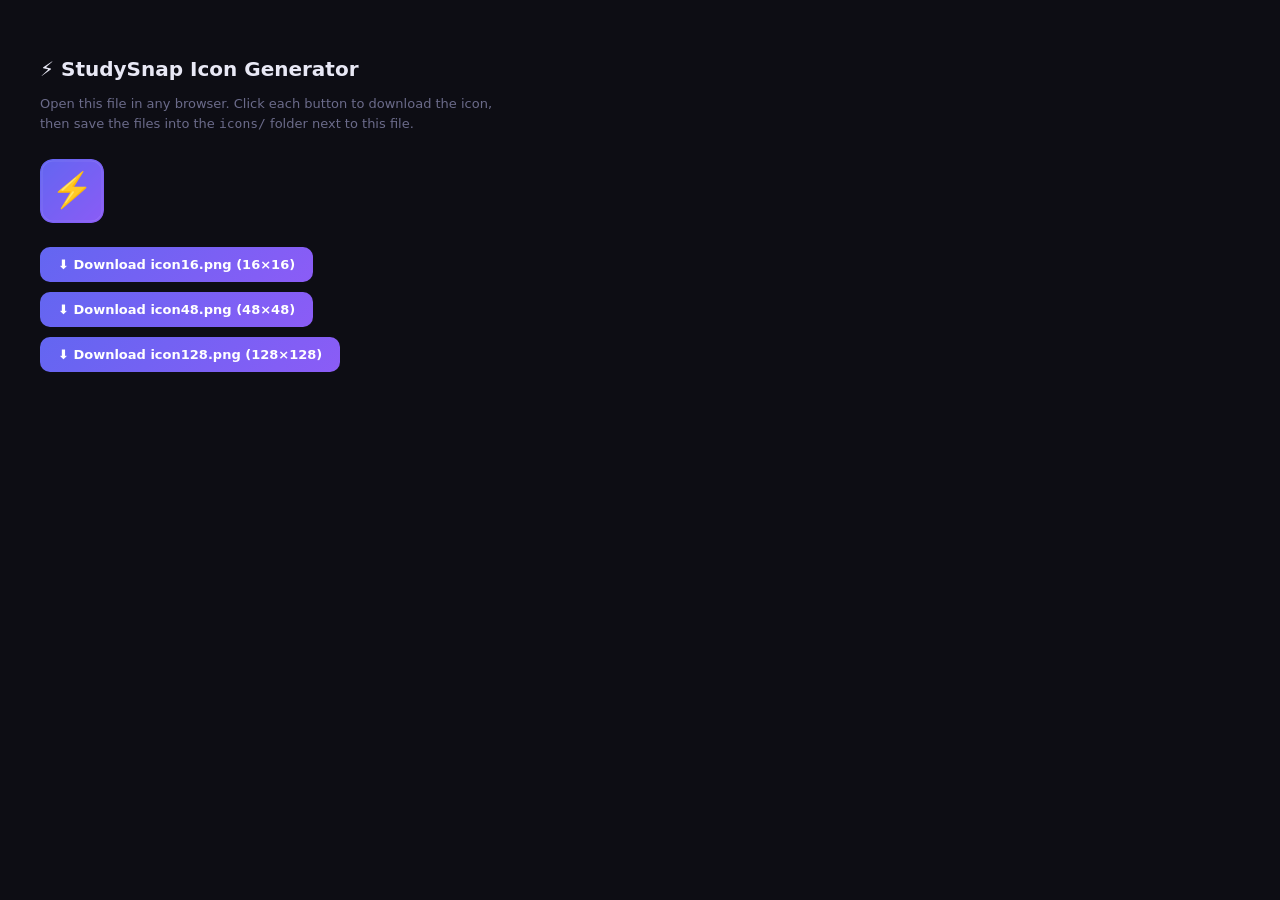
<file: icons/generate-icons.html>
<!DOCTYPE html>
<html lang="en">
<head>
  <meta charset="UTF-8" />
  <title>StudySnap — Generate Icons</title>
  <style>
    body {
      background: #0d0d14;
      color: #e8e8f5;
      font-family: -apple-system, BlinkMacSystemFont, 'Segoe UI', system-ui, sans-serif;
      padding: 32px;
      max-width: 480px;
    }
    h2  { margin-bottom: 6px; font-size: 20px; }
    p   { color: #6b6b8a; font-size: 13px; margin-bottom: 24px; line-height: 1.6; }
    ul  { list-style: none; padding: 0; display: flex; flex-direction: column; gap: 10px; }
    li a {
      display: inline-block;
      padding: 10px 18px;
      background: linear-gradient(135deg, #6366f1, #8b5cf6);
      color: #fff;
      border-radius: 10px;
      font-size: 13px;
      font-weight: 600;
      text-decoration: none;
      transition: opacity 0.15s;
    }
    li a:hover { opacity: 0.85; }
    canvas { display: none; }
    .preview { display: flex; gap: 16px; align-items: flex-end; margin-bottom: 24px; }
    .preview canvas { display: block !important; border-radius: 12px; }
  </style>
</head>
<body>
  <h2>⚡ StudySnap Icon Generator</h2>
  <p>
    Open this file in any browser. Click each button to download the icon,
    then save the files into the <code>icons/</code> folder next to this file.
  </p>

  <!-- Live preview of the 128px icon -->
  <div class="preview" id="preview"></div>

  <ul id="links"></ul>

  <!-- Off-screen master canvas -->
  <canvas id="master" width="128" height="128"></canvas>

  <script>
    const master = document.getElementById('master');
    const ctx    = master.getContext('2d');

    // Draw the icon at 128×128 on the master canvas
    function drawIcon() {
      const size = 128;
      ctx.clearRect(0, 0, size, size);

      // Rounded square background
      const grad = ctx.createLinearGradient(0, 0, size, size);
      grad.addColorStop(0, '#6366f1');
      grad.addColorStop(1, '#8b5cf6');

      ctx.beginPath();
      // roundRect is supported in modern browsers
      ctx.roundRect(0, 0, size, size, 26);
      ctx.fillStyle = grad;
      ctx.fill();

      // Inner glow ring
      ctx.beginPath();
      ctx.roundRect(4, 4, size - 8, size - 8, 22);
      ctx.strokeStyle = 'rgba(255,255,255,0.12)';
      ctx.lineWidth = 1.5;
      ctx.stroke();

      // Lightning bolt emoji centered
      ctx.font      = '68px serif';
      ctx.textAlign = 'center';
      ctx.textBaseline = 'middle';
      ctx.fillText('⚡', size / 2, size / 2 + 3);
    }

    // Scale master canvas down to a given size and return data URL
    function getDataUrl(size) {
      const c   = document.createElement('canvas');
      c.width   = size;
      c.height  = size;
      c.getContext('2d').drawImage(master, 0, 0, size, size);
      return c.toDataURL('image/png');
    }

    drawIcon();

    // Show a 64px preview so the user can see what the icon looks like
    const preview64 = document.createElement('canvas');
    preview64.width  = 64;
    preview64.height = 64;
    preview64.title  = '64px preview';
    preview64.getContext('2d').drawImage(master, 0, 0, 64, 64);
    document.getElementById('preview').appendChild(preview64);

    // Generate download links for each required size
    const links = document.getElementById('links');
    [16, 48, 128].forEach(size => {
      const dataUrl = getDataUrl(size);
      const li = document.createElement('li');
      const a  = document.createElement('a');
      a.href     = dataUrl;
      a.download = `icon${size}.png`;
      a.textContent = `⬇  Download icon${size}.png  (${size}×${size})`;
      li.appendChild(a);
      links.appendChild(li);
    });
  </script>
</body>
</html>
</file>
<file: popup.css>
/* ── StudySnap Popup Styles ──────────────────────────────────── */

*, *::before, *::after {
  box-sizing: border-box;
  margin: 0;
  padding: 0;
}

body {
  width: 320px;
  background: #0d0d14;
  color: #e8e8f5;
  font-family: -apple-system, BlinkMacSystemFont, 'Segoe UI', system-ui, sans-serif;
  font-size: 14px;
  -webkit-font-smoothing: antialiased;
  user-select: none;
}

/* ── View switching ──────────────────────────────────────────── */

.view[hidden] { display: none; }

@keyframes slideInRight {
  from { opacity: 0; transform: translateX(18px); }
  to   { opacity: 1; transform: translateX(0);    }
}

@keyframes slideInLeft {
  from { opacity: 0; transform: translateX(-18px); }
  to   { opacity: 1; transform: translateX(0);     }
}

.slide-in-right { animation: slideInRight 0.22s cubic-bezier(0.4, 0, 0.2, 1) forwards; }
.slide-in-left  { animation: slideInLeft  0.22s cubic-bezier(0.4, 0, 0.2, 1) forwards; }

/* ── App shell ───────────────────────────────────────────────── */

.app {
  display: flex;
  flex-direction: column;
  gap: 18px;
  padding: 20px 20px 16px;
}

/* ── Header (shared) ─────────────────────────────────────────── */

.header { display: flex; flex-direction: column; gap: 4px; }

.header-row {
  display: flex;
  align-items: center;
  justify-content: space-between;
}

.logo { display: flex; align-items: center; gap: 8px; }

/* ── Header action buttons (history + gear) ──────────────────── */

.header-actions {
  display: flex;
  align-items: center;
  gap: 2px;
}

.logo-icon {
  font-size: 22px;
  filter: drop-shadow(0 0 10px rgba(99, 102, 241, 0.9));
}

.logo-text {
  font-size: 21px;
  font-weight: 700;
  letter-spacing: -0.6px;
  background: linear-gradient(130deg, #818cf8 0%, #c084fc 100%);
  -webkit-background-clip: text;
  -webkit-text-fill-color: transparent;
  background-clip: text;
}

.subtitle {
  font-size: 12px;
  color: #4a4a6a;
  letter-spacing: 0.4px;
  margin-left: 30px;
}

/* ── Icon button (gear + back) ───────────────────────────────── */

.icon-btn {
  display: flex;
  align-items: center;
  justify-content: center;
  width: 30px;
  height: 30px;
  background: none;
  border: none;
  border-radius: 8px;
  color: #3d3d58;
  font-size: 16px;
  cursor: pointer;
  transition: color 0.15s, background 0.15s;
  flex-shrink: 0;
}

.icon-btn:hover {
  color: #8080c0;
  background: #181828;
}

/* ── Settings header extras ──────────────────────────────────── */

.settings-title {
  font-size: 15px;
  font-weight: 650;
  color: #c0c0e8;
  letter-spacing: -0.2px;
}

.logo-icon-sm {
  font-size: 16px;
  filter: drop-shadow(0 0 6px rgba(99, 102, 241, 0.7));
}

/* ── Main view: capture button ───────────────────────────────── */

.main { display: flex; flex-direction: column; gap: 12px; }

.capture-btn {
  display: flex;
  align-items: center;
  justify-content: center;
  gap: 9px;
  width: 100%;
  padding: 13px 20px;
  background: linear-gradient(135deg, #6366f1 0%, #8b5cf6 100%);
  color: #fff;
  border: none;
  border-radius: 12px;
  font-size: 14.5px;
  font-weight: 600;
  letter-spacing: 0.1px;
  cursor: pointer;
  transition: transform 0.18s ease, box-shadow 0.18s ease;
  box-shadow: 0 4px 18px rgba(99, 102, 241, 0.4);
  position: relative;
  overflow: hidden;
}

.capture-btn::after {
  content: '';
  position: absolute;
  inset: 0;
  background: linear-gradient(105deg, transparent 40%, rgba(255,255,255,0.11) 50%, transparent 60%);
  transform: translateX(-100%);
  transition: transform 0.4s ease;
}

.capture-btn:hover:not(:disabled)::after { transform: translateX(100%); }

.capture-btn:hover:not(:disabled) {
  transform: translateY(-2px);
  box-shadow: 0 8px 24px rgba(99, 102, 241, 0.55);
}

.capture-btn:active:not(:disabled) {
  transform: translateY(0);
  box-shadow: 0 2px 10px rgba(99, 102, 241, 0.3);
}

.capture-btn:disabled {
  opacity: 0.5;
  cursor: not-allowed;
  transform: none;
  box-shadow: none;
}

.btn-icon { font-size: 17px; }

/* ── Loading ─────────────────────────────────────────────────── */

.loading {
  display: flex;
  align-items: center;
  justify-content: center;
  gap: 10px;
  font-size: 13px;
  color: #6b6b8a;
  padding: 2px 0;
}

.spinner {
  flex-shrink: 0;
  width: 16px;
  height: 16px;
  border: 2px solid #242438;
  border-top-color: #6366f1;
  border-radius: 50%;
  animation: spin 0.65s linear infinite;
}

@keyframes spin { to { transform: rotate(360deg); } }

/* ── Status message ──────────────────────────────────────────── */

.status {
  font-size: 13px;
  text-align: center;
  min-height: 18px;
  line-height: 1.4;
  transition: color 0.2s;
}

.status.success { color: #22c55e; }
.status.error   { color: #f87171; }

/* ── Footer ──────────────────────────────────────────────────── */

.footer {
  padding-top: 12px;
  border-top: 1px solid #181828;
  text-align: center;
  font-size: 11px;
  color: #2e2e48;
  letter-spacing: 0.3px;
}

/* ════════════════════════════════════════════════════════════════
   SETTINGS VIEW
   ════════════════════════════════════════════════════════════════ */

.settings-body {
  display: flex;
  flex-direction: column;
  gap: 14px;
}

/* ── Field group ─────────────────────────────────────────────── */

.field-group {
  display: flex;
  flex-direction: column;
  gap: 7px;
}

.field-label {
  font-size: 11px;
  font-weight: 700;
  letter-spacing: 0.9px;
  text-transform: uppercase;
  color: #5a5a7a;
}

.field-label-row {
  display: flex;
  align-items: center;
  justify-content: space-between;
}

/* ── Provider select ─────────────────────────────────────────── */

.select-wrap {
  position: relative;
}

.field-select {
  appearance: none;
  width: 100%;
  padding: 10px 34px 10px 12px;
  background: #13131e;
  border: 1px solid #252540;
  border-radius: 10px;
  color: #e8e8f5;
  font-size: 13.5px;
  font-family: inherit;
  cursor: pointer;
  transition: border-color 0.15s;
}

.field-select:focus {
  outline: none;
  border-color: #6366f1;
  box-shadow: 0 0 0 3px rgba(99, 102, 241, 0.14);
}

.select-arrow {
  position: absolute;
  right: 11px;
  top: 50%;
  transform: translateY(-50%);
  color: #5a5a7a;
  font-size: 12px;
  pointer-events: none;
}

/* ── Key field ───────────────────────────────────────────────── */

.key-badge {
  font-size: 11px;
  font-weight: 600;
  color: #22c55e;
  background: rgba(34, 197, 94, 0.1);
  border: 1px solid rgba(34, 197, 94, 0.25);
  border-radius: 20px;
  padding: 2px 8px;
  letter-spacing: 0.2px;
}

.key-field {
  display: flex;
  align-items: center;
  gap: 0;
  position: relative;
}

.field-input {
  width: 100%;
  padding: 10px 12px;
  background: #13131e;
  border: 1px solid #252540;
  border-radius: 10px;
  color: #e8e8f5;
  font-size: 13px;
  font-family: 'SF Mono', 'Fira Code', 'Menlo', monospace;
  transition: border-color 0.15s, box-shadow 0.15s;
}

.field-input:focus {
  outline: none;
  border-color: #6366f1;
  box-shadow: 0 0 0 3px rgba(99, 102, 241, 0.14);
}

.field-input::placeholder { color: #3a3a58; }

.key-input {
  padding-right: 58px; /* room for the Show/Hide button */
}

.toggle-vis-btn {
  position: absolute;
  right: 10px;
  top: 50%;
  transform: translateY(-50%);
  background: none;
  border: none;
  color: #5a5a7a;
  font-size: 11px;
  font-weight: 600;
  font-family: inherit;
  letter-spacing: 0.3px;
  cursor: pointer;
  padding: 4px 6px;
  border-radius: 5px;
  transition: color 0.15s, background 0.15s;
}

.toggle-vis-btn:hover {
  color: #a0a0cc;
  background: #1e1e32;
}

.field-hint {
  font-size: 11.5px;
  color: #3d3d5a;
  line-height: 1.5;
}

/* ── Save button ─────────────────────────────────────────────── */

.save-btn {
  width: 100%;
  padding: 11px 20px;
  background: linear-gradient(135deg, #6366f1 0%, #8b5cf6 100%);
  color: #fff;
  border: none;
  border-radius: 10px;
  font-size: 13.5px;
  font-weight: 600;
  font-family: inherit;
  cursor: pointer;
  transition: transform 0.15s, box-shadow 0.15s;
  box-shadow: 0 3px 14px rgba(99, 102, 241, 0.38);
  letter-spacing: 0.1px;
  margin-top: 2px;
}

.save-btn:hover {
  transform: translateY(-1px);
  box-shadow: 0 6px 20px rgba(99, 102, 241, 0.5);
}

.save-btn:active { transform: translateY(0); }

/* ── Settings status ─────────────────────────────────────────── */

.settings-status {
  font-size: 12.5px;
  text-align: center;
  min-height: 18px;
  line-height: 1.4;
}

.settings-status.success { color: #22c55e; }
.settings-status.error   { color: #f87171; }

/* ── Help links ──────────────────────────────────────────────── */

.help-links {
  display: flex;
  flex-direction: column;
  gap: 6px;
  padding-top: 4px;
  border-top: 1px solid #181828;
}

.help-title {
  font-size: 11px;
  color: #3a3a58;
  font-weight: 600;
  letter-spacing: 0.3px;
  margin-bottom: 2px;
}

.help-link {
  font-size: 11.5px;
  color: #5050a0;
  text-decoration: none;
  transition: color 0.15s;
  letter-spacing: 0.1px;
}

.help-link:hover { color: #818cf8; }

/* ════════════════════════════════════════════════════════════════
   HISTORY VIEW
   ════════════════════════════════════════════════════════════════ */

/* Clear button in history header */
.clear-btn {
  display: flex;
  align-items: center;
  justify-content: center;
  min-width: 30px;
  height: 30px;
  padding: 0 8px;
  background: none;
  border: none;
  border-radius: 8px;
  color: #3a3a58;
  font-size: 14px;
  font-family: inherit;
  cursor: pointer;
  transition: color 0.15s, background 0.15s;
  white-space: nowrap;
}

.clear-btn:hover {
  color: #f87171;
  background: rgba(248, 113, 113, 0.1);
}

.clear-btn.confirming {
  font-size: 11px;
  font-weight: 600;
  color: #f87171;
  background: rgba(248, 113, 113, 0.12);
  border: 1px solid rgba(248, 113, 113, 0.25);
}

/* Scrollable list area */
.history-body {
  display: flex;
  flex-direction: column;
  gap: 8px;
  overflow-y: auto;
  max-height: 340px;
  padding-bottom: 4px;
}

.history-body::-webkit-scrollbar       { width: 3px; }
.history-body::-webkit-scrollbar-track  { background: transparent; }
.history-body::-webkit-scrollbar-thumb  { background: #252540; border-radius: 4px; }

/* Empty state */
.history-empty {
  text-align: center;
  color: #3a3a5a;
  font-size: 13px;
  line-height: 1.7;
  padding: 28px 8px;
}

.history-empty-icon {
  font-size: 28px;
  display: block;
  margin-bottom: 8px;
  opacity: 0.4;
}

/* Individual history card */
.history-item {
  padding: 10px 12px;
  background: #13131e;
  border: 1px solid #1e1e30;
  border-radius: 10px;
  display: flex;
  flex-direction: column;
  gap: 5px;
  transition: border-color 0.15s;
}

.history-item:hover {
  border-color: #2a2a44;
}

.history-item-header {
  display: flex;
  justify-content: space-between;
  align-items: center;
}

.history-item-meta {
  display: flex;
  align-items: center;
  gap: 6px;
}

.history-badge {
  font-size: 12px;
  line-height: 1;
}

.history-badge.correct   { filter: none; }
.history-badge.incorrect { filter: none; }

.history-time {
  font-size: 10.5px;
  color: #3a3a58;
  letter-spacing: 0.2px;
}

.history-conf {
  font-size: 11.5px;
  font-weight: 700;
}

.history-answer {
  font-size: 13px;
  font-weight: 650;
  color: #e0e0f8;
  line-height: 1.4;
}

.history-why {
  font-size: 11.5px;
  color: #52527a;
  line-height: 1.5;
}
</file>
